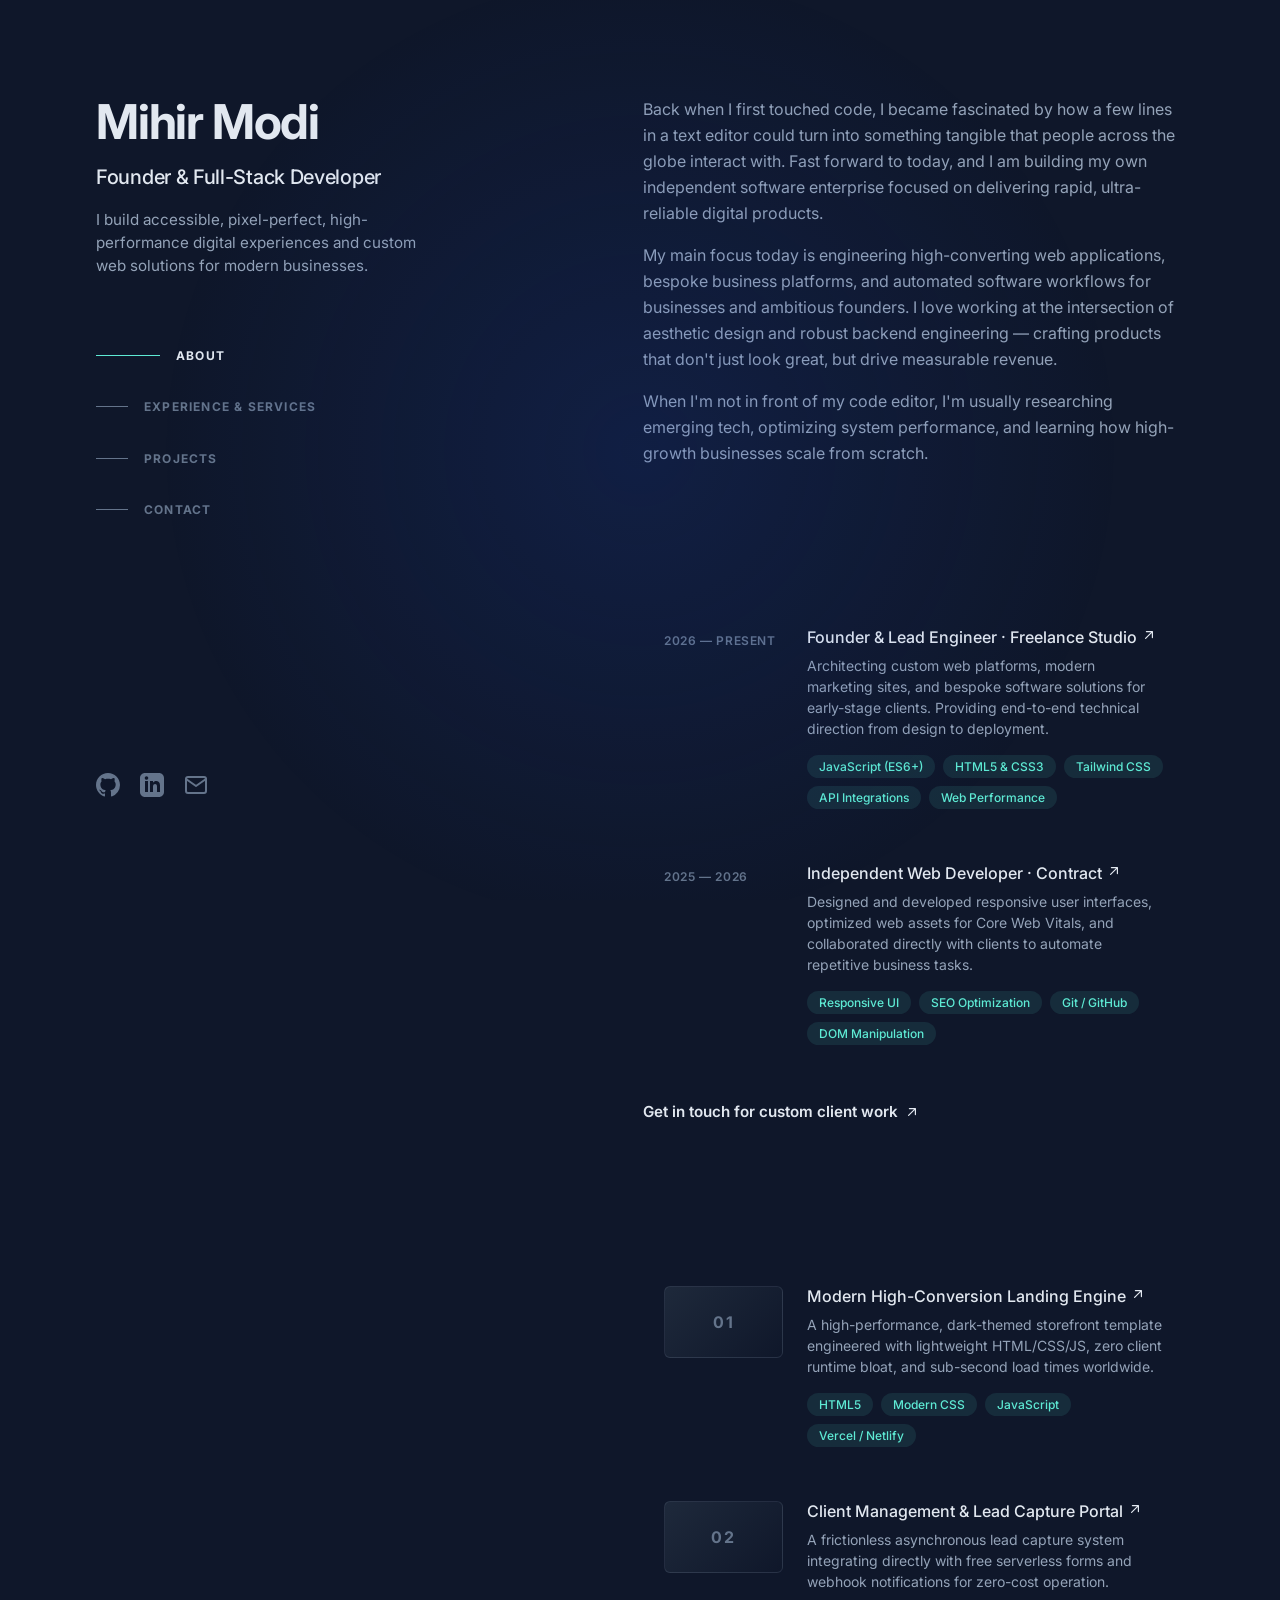
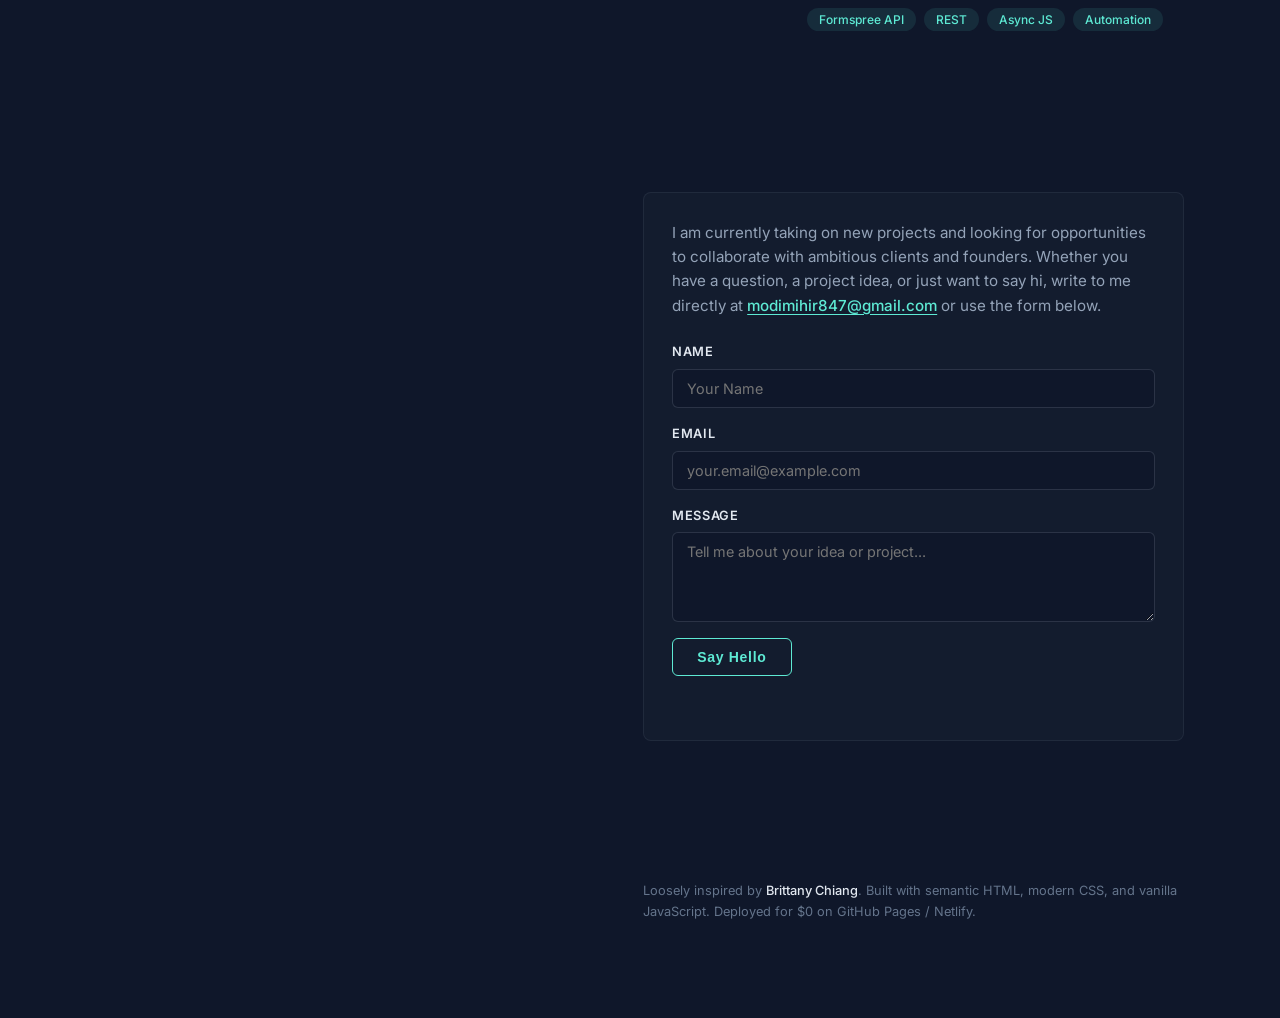
<file: index.html>
<!DOCTYPE html>
<html lang="en">
<head>
    <meta charset="UTF-8">
    <meta name="viewport" content="width=device-width, initial-scale=1.0">
    <title>Mihir Modi — Developer & Digital Solutions Portfolio</title>
    <meta name="description" content="Official portfolio of Mihir Modi. I build accessible, high-performance digital products and modern web solutions for businesses.">
    <meta name="author" content="Mihir Modi">
    <meta name="keywords" content="Mihir Modi, Mihir Modi portfolio, Mihir Modi developer, Mihir Modi software, full stack developer">
    <meta name="robots" content="index, follow">
    <meta name="google-site-verification" content="googleaf884530e393d7f9">
    <link rel="canonical" href="https://mihir236.github.io/">

    <!-- Open Graph for Social Sharing & Search Engines -->
    <meta property="og:title" content="Mihir Modi — Developer & Digital Solutions">
    <meta property="og:description" content="Official portfolio of Mihir Modi. Founder & Full-Stack Developer building high-performance web solutions.">
    <meta property="og:url" content="https://mihir236.github.io/">
    <meta property="og:type" content="website">
    
    <!-- Fonts -->
    <link rel="preconnect" href="https://fonts.googleapis.com">
    <link rel="preconnect" href="https://fonts.gstatic.com" crossorigin>
    <link href="https://fonts.googleapis.com/css2?family=Inter:wght@300;400;500;600;700&display=swap" rel="stylesheet">
    
    <link rel="stylesheet" href="style.css">
</head>
<body id="top">

    <!-- Interactive Cursor Glow (Tracks mouse like brittanychiang.com) -->
    <div class="pointer-glow" id="pointerGlow"></div>

    <div class="site-container">
        <!-- LEFT SIDE: Sticky Header & Navigation -->
        <header class="header">
            <div class="header-content">
                <div class="header-top">
                    <h1 class="name"><a href="#top">Mihir Modi</a></h1>
                    <h2 class="title">Founder & Full-Stack Developer</h2>
                    <p class="tagline">I build accessible, pixel-perfect, high-performance digital experiences and custom web solutions for modern businesses.</p>
                </div>

                <!-- Section Navigation with Animated Line Indicators -->
                <nav class="nav" aria-label="In-page jump links">
                    <ul class="nav-list">
                        <li>
                            <a class="nav-link active" href="#about">
                                <span class="nav-indicator"></span>
                                <span class="nav-text">ABOUT</span>
                            </a>
                        </li>
                        <li>
                            <a class="nav-link" href="#experience">
                                <span class="nav-indicator"></span>
                                <span class="nav-text">EXPERIENCE & SERVICES</span>
                            </a>
                        </li>
                        <li>
                            <a class="nav-link" href="#projects">
                                <span class="nav-indicator"></span>
                                <span class="nav-text">PROJECTS</span>
                            </a>
                        </li>
                        <li>
                            <a class="nav-link" href="#contact">
                                <span class="nav-indicator"></span>
                                <span class="nav-text">CONTACT</span>
                            </a>
                        </li>
                    </ul>
                </nav>

                <!-- Social Links -->
                <ul class="socials" aria-label="Social media">
                    <li class="social-item">
                        <a href="https://github.com/Mihir236" target="_blank" rel="noreferrer noopener" aria-label="GitHub (opens in a new tab)">
                            <svg xmlns="http://www.w3.org/2000/svg" viewBox="0 0 16 16" fill="currentColor" class="social-icon" aria-hidden="true">
                                <path d="M8 0C3.58 0 0 3.58 0 8c0 3.54 2.29 6.53 5.47 7.59.4.07.55-.17.55-.38 0-.19-.01-.82-.01-1.49-2.01.37-2.53-.49-2.69-.94-.09-.23-.48-.94-.82-1.13-.28-.15-.68-.52-.01-.53.63-.01 1.08.58 1.23.82.72 1.21 1.87.87 2.33.66.07-.52.28-.87.51-1.07-1.78-.2-3.64-.89-3.64-3.95 0-.87.31-1.59.82-2.15-.08-.2-.36-1.02.08-2.12 0 0 .67-.21 2.2.82.64-.18 1.32-.27 2-.27.68 0 1.36.09 2 .27 1.53-1.04 2.2-.82 2.2-.82.44 1.1.16 1.92.08 2.12.51.56.82 1.27.82 2.15 0 3.07-1.87 3.75-3.65 3.95.29.25.54.73.54 1.48 0 1.07-.01 1.93-.01 2.2 0 .21.15.46.55.38A8.013 8.013 0 0016 8c0-4.42-3.58-8-8-8z"></path>
                            </svg>
                        </a>
                    </li>
                    <li class="social-item">
                        <a href="https://www.linkedin.com/in/mihir-modi03/" target="_blank" rel="noreferrer noopener" aria-label="LinkedIn (opens in a new tab)">
                            <svg xmlns="http://www.w3.org/2000/svg" viewBox="0 0 24 24" fill="currentColor" class="social-icon" aria-hidden="true">
                                <path d="M19 0h-14c-2.761 0-5 2.239-5 5v14c0 2.761 2.239 5 5 5h14c2.762 0 5-2.239 5-5v-14c0-2.761-2.238-5-5-5zm-11 19h-3v-11h3v11zm-1.5-12.268c-.966 0-1.75-.79-1.75-1.764s.784-1.764 1.75-1.764 1.75.79 1.75 1.764-.783 1.764-1.75 1.764zm13.5 12.268h-3v-5.604c0-3.368-4-3.113-4 0v5.604h-3v-11h3v1.765c1.396-2.586 7-2.777 7 2.476v6.759z"/>
                            </svg>
                        </a>
                    </li>
                    <li class="social-item">
                        <a href="mailto:modimihir847@gmail.com" aria-label="Email me at modimihir847@gmail.com">
                            <svg xmlns="http://www.w3.org/2000/svg" viewBox="0 0 24 24" fill="none" stroke="currentColor" stroke-width="2" stroke-linecap="round" stroke-linejoin="round" class="social-icon">
                                <path d="M4 4h16c1.1 0 2 .9 2 2v12c0 1.1-.9 2-2 2H4c-1.1 0-2-.9-2-2V6c0-1.1.9-2 2-2z"></path>
                                <polyline points="22,6 12,13 2,6"></polyline>
                            </svg>
                        </a>
                    </li>
                </ul>
            </div>
        </header>

        <!-- RIGHT SIDE: Scrollable Content Stream -->
        <main class="main-content">
            
            <!-- ABOUT SECTION -->
            <section id="about" class="section" aria-label="About me">
                <div class="sticky-section-title">
                    <h2>ABOUT</h2>
                </div>
                <div class="about-paragraphs">
                    <p>
                        Back when I first touched code, I became fascinated by how a few lines in a text editor could turn into something tangible that people across the globe interact with. Fast forward to today, and I am building my own independent software enterprise focused on delivering rapid, ultra-reliable digital products.
                    </p>
                    <p>
                        My main focus today is engineering high-converting web applications, bespoke business platforms, and automated software workflows for businesses and ambitious founders. I love working at the intersection of aesthetic design and robust backend engineering — crafting products that don't just look great, but drive measurable revenue.
                    </p>
                    <p>
                        When I'm not in front of my code editor, I'm usually researching emerging tech, optimizing system performance, and learning how high-growth businesses scale from scratch.
                    </p>
                </div>
            </section>

            <!-- EXPERIENCE & SERVICES SECTION -->
            <section id="experience" class="section" aria-label="Experience & Services">
                <div class="sticky-section-title">
                    <h2>EXPERIENCE & SERVICES</h2>
                </div>

                <div class="card-list">
                    <!-- Item 1 -->
                    <div class="card">
                        <header class="card-time">2026 — PRESENT</header>
                        <div class="card-body">
                            <h3 class="card-title">
                                <a href="#contact" class="card-link" aria-label="Founder & Lead Consultant">
                                    <span>Founder & Lead Engineer · Freelance Studio
                                        <svg xmlns="http://www.w3.org/2000/svg" viewBox="0 0 20 20" fill="currentColor" class="arrow-icon" aria-hidden="true"><path fill-rule="evenodd" d="M5.22 14.78a.75.75 0 001.06 0l7.22-7.22v5.69a.75.75 0 001.5 0v-7.5a.75.75 0 00-.75-.75h-7.5a.75.75 0 000 1.5h5.69l-7.22 7.22a.75.75 0 000 1.06z" clip-rule="evenodd"></path></svg>
                                    </span>
                                </a>
                            </h3>
                            <p class="card-text">
                                Architecting custom web platforms, modern marketing sites, and bespoke software solutions for early-stage clients. Providing end-to-end technical direction from design to deployment.
                            </p>
                            <ul class="badge-list" aria-label="Technologies used">
                                <li class="badge">JavaScript (ES6+)</li>
                                <li class="badge">HTML5 & CSS3</li>
                                <li class="badge">Tailwind CSS</li>
                                <li class="badge">API Integrations</li>
                                <li class="badge">Web Performance</li>
                            </ul>
                        </div>
                    </div>

                    <!-- Item 2 -->
                    <div class="card">
                        <header class="card-time">2025 — 2026</header>
                        <div class="card-body">
                            <h3 class="card-title">
                                <a href="#projects" class="card-link" aria-label="Web Developer & Interface Designer">
                                    <span>Independent Web Developer · Contract
                                        <svg xmlns="http://www.w3.org/2000/svg" viewBox="0 0 20 20" fill="currentColor" class="arrow-icon" aria-hidden="true"><path fill-rule="evenodd" d="M5.22 14.78a.75.75 0 001.06 0l7.22-7.22v5.69a.75.75 0 001.5 0v-7.5a.75.75 0 00-.75-.75h-7.5a.75.75 0 000 1.5h5.69l-7.22 7.22a.75.75 0 000 1.06z" clip-rule="evenodd"></path></svg>
                                    </span>
                                </a>
                            </h3>
                            <p class="card-text">
                                Designed and developed responsive user interfaces, optimized web assets for Core Web Vitals, and collaborated directly with clients to automate repetitive business tasks.
                            </p>
                            <ul class="badge-list" aria-label="Technologies used">
                                <li class="badge">Responsive UI</li>
                                <li class="badge">SEO Optimization</li>
                                <li class="badge">Git / GitHub</li>
                                <li class="badge">DOM Manipulation</li>
                            </ul>
                        </div>
                    </div>
                </div>

                <div class="section-link-wrapper">
                    <a href="#contact" class="inline-arrow-link">
                        <span>Get in touch for custom client work</span>
                        <svg xmlns="http://www.w3.org/2000/svg" viewBox="0 0 20 20" fill="currentColor" class="arrow-icon" aria-hidden="true"><path fill-rule="evenodd" d="M5.22 14.78a.75.75 0 001.06 0l7.22-7.22v5.69a.75.75 0 001.5 0v-7.5a.75.75 0 00-.75-.75h-7.5a.75.75 0 000 1.5h5.69l-7.22 7.22a.75.75 0 000 1.06z" clip-rule="evenodd"></path></svg>
                    </a>
                </div>
            </section>

            <!-- PROJECTS SECTION -->
            <section id="projects" class="section" aria-label="Selected projects">
                <div class="sticky-section-title">
                    <h2>SELECTED PROJECTS</h2>
                </div>

                <div class="card-list">
                    <!-- Project 1 -->
                    <div class="card project-card">
                        <div class="project-thumb">
                            <div class="thumb-inner">01</div>
                        </div>
                        <div class="card-body">
                            <h3 class="card-title">
                                <a href="#contact" class="card-link" aria-label="SaaS Growth Landing Architecture">
                                    <span>Modern High-Conversion Landing Engine
                                        <svg xmlns="http://www.w3.org/2000/svg" viewBox="0 0 20 20" fill="currentColor" class="arrow-icon" aria-hidden="true"><path fill-rule="evenodd" d="M5.22 14.78a.75.75 0 001.06 0l7.22-7.22v5.69a.75.75 0 001.5 0v-7.5a.75.75 0 00-.75-.75h-7.5a.75.75 0 000 1.5h5.69l-7.22 7.22a.75.75 0 000 1.06z" clip-rule="evenodd"></path></svg>
                                    </span>
                                </a>
                            </h3>
                            <p class="card-text">
                                A high-performance, dark-themed storefront template engineered with lightweight HTML/CSS/JS, zero client runtime bloat, and sub-second load times worldwide.
                            </p>
                            <ul class="badge-list" aria-label="Technologies used">
                                <li class="badge">HTML5</li>
                                <li class="badge">Modern CSS</li>
                                <li class="badge">JavaScript</li>
                                <li class="badge">Vercel / Netlify</li>
                            </ul>
                        </div>
                    </div>

                    <!-- Project 2 -->
                    <div class="card project-card">
                        <div class="project-thumb">
                            <div class="thumb-inner">02</div>
                        </div>
                        <div class="card-body">
                            <h3 class="card-title">
                                <a href="#contact" class="card-link" aria-label="Client Portal & Invoicing Dashboard">
                                    <span>Client Management & Lead Capture Portal
                                        <svg xmlns="http://www.w3.org/2000/svg" viewBox="0 0 20 20" fill="currentColor" class="arrow-icon" aria-hidden="true"><path fill-rule="evenodd" d="M5.22 14.78a.75.75 0 001.06 0l7.22-7.22v5.69a.75.75 0 001.5 0v-7.5a.75.75 0 00-.75-.75h-7.5a.75.75 0 000 1.5h5.69l-7.22 7.22a.75.75 0 000 1.06z" clip-rule="evenodd"></path></svg>
                                    </span>
                                </a>
                            </h3>
                            <p class="card-text">
                                A frictionless asynchronous lead capture system integrating directly with free serverless forms and webhook notifications for zero-cost operation.
                            </p>
                            <ul class="badge-list" aria-label="Technologies used">
                                <li class="badge">Formspree API</li>
                                <li class="badge">REST</li>
                                <li class="badge">Async JS</li>
                                <li class="badge">Automation</li>
                            </ul>
                        </div>
                    </div>
                </div>
            </section>

            <!-- CONTACT SECTION -->
            <section id="contact" class="section" aria-label="Contact">
                <div class="sticky-section-title">
                    <h2>GET IN TOUCH</h2>
                </div>

                <div class="contact-card">
                    <p class="contact-lead">
                        I am currently taking on new projects and looking for opportunities to collaborate with ambitious clients and founders. Whether you have a question, a project idea, or just want to say hi, write to me directly at <a href="mailto:modimihir847@gmail.com" class="direct-email-link">modimihir847@gmail.com</a> or use the form below.
                    </p>

                    <form id="contactForm" class="contact-form" action="https://formspree.io/f/YOUR_FORM_ID" method="POST">
                        <div class="form-group">
                            <label for="name">Name</label>
                            <input type="text" id="name" name="name" placeholder="Your Name" required>
                        </div>
                        <div class="form-group">
                            <label for="email">Email</label>
                            <input type="email" id="email" name="email" placeholder="your.email@example.com" required>
                        </div>
                        <div class="form-group">
                            <label for="message">Message</label>
                            <textarea id="message" name="message" rows="4" placeholder="Tell me about your idea or project..." required></textarea>
                        </div>
                        <button type="submit" class="submit-btn">Say Hello</button>
                        <p id="formStatus" class="form-status"></p>
                    </form>
                </div>
            </section>

            <!-- FOOTER -->
            <footer class="site-footer">
                <p>
                    Loosely inspired by <a href="https://brittanychiang.com" target="_blank" rel="noreferrer noopener" class="footer-link">Brittany Chiang</a>. Built with semantic HTML, modern CSS, and vanilla JavaScript. Deployed for $0 on GitHub Pages / Netlify.
                </p>
            </footer>

        </main>
    </div>

    <script src="script.js"></script>
</body>
</html>
</file>
<file: style.css>
/* ==========================================================================
   Brittany Chiang-Inspired Minimalist Portfolio Theme
   Palette: Slate-900 / Teal-300 / Inter Typography
   ========================================================================== */

:root {
    --bg: #0f172a;               /* slate-900 */
    --text-primary: #e2e8f0;     /* slate-200 */
    --text-secondary: #94a3b8;   /* slate-400 */
    --text-muted: #64748b;       /* slate-500 */
    --teal: #5eead4;             /* teal-300 */
    --teal-tint: rgba(94, 234, 212, 0.1);
    --card-hover-bg: rgba(30, 41, 59, 0.5); /* slate-800/50 */
    --font: 'Inter', -apple-system, BlinkMacSystemFont, "Segoe UI", Roboto, sans-serif;
    --transition: all 0.2s cubic-bezier(0.4, 0, 0.2, 1);
}

/* Reset & Basics */
*, *::before, *::after {
    box-sizing: border-box;
    margin: 0;
    padding: 0;
}

html {
    scroll-behavior: smooth;
}

body {
    background-color: var(--bg);
    color: var(--text-secondary);
    font-family: var(--font);
    font-size: 1rem;
    line-height: 1.625;
    -webkit-font-smoothing: antialiased;
    -moz-osx-font-smoothing: grayscale;
    overflow-x: hidden;
    position: relative;
}

/* Interactive Cursor Glow */
.pointer-glow {
    position: fixed;
    top: 0;
    left: 0;
    width: 100vw;
    height: 100vh;
    pointer-events: none;
    z-index: 30;
    background: radial-gradient(
        600px circle at var(--x, 50vw) var(--y, 50vh),
        rgba(29, 78, 216, 0.15),
        transparent 80%
    );
    transition: opacity 0.3s ease;
}

/* Site Layout (Two Columns on Desktop) */
.site-container {
    max-width: 1280px;
    margin: 0 auto;
    min-height: 100vh;
    padding: 0 24px;
}

@media (min-width: 1024px) {
    .site-container {
        display: flex;
        justify-content: space-between;
        gap: 48px;
        padding: 0 96px;
    }
}

/* --------------------------------------------------------------------------
   LEFT COLUMN: Header & Sticky Nav
   -------------------------------------------------------------------------- */
.header {
    padding-top: 48px;
    padding-bottom: 48px;
}

@media (min-width: 1024px) {
    .header {
        position: sticky;
        top: 0;
        display: flex;
        max-height: 100vh;
        width: 48%;
        flex-direction: column;
        justify-content: space-between;
        padding-top: 96px;
        padding-bottom: 96px;
    }
}

.header-content {
    display: flex;
    flex-direction: column;
    height: 100%;
}

@media (min-width: 1024px) {
    .header-content {
        justify-content: space-between;
    }
}

.name {
    font-size: clamp(2.4rem, 5vw, 3rem);
    font-weight: 700;
    letter-spacing: -0.025em;
    color: var(--text-primary);
    line-height: 1.1;
}

.name a {
    color: inherit;
    text-decoration: none;
}

.title {
    margin-top: 12px;
    font-size: clamp(1.1rem, 2vw, 1.25rem);
    font-weight: 500;
    color: var(--text-primary);
    letter-spacing: -0.015em;
}

.tagline {
    margin-top: 16px;
    max-width: 320px;
    font-size: 0.95rem;
    color: var(--text-secondary);
    line-height: 1.5;
}

/* Nav Menu */
.nav {
    display: none;
}

@media (min-width: 1024px) {
    .nav {
        display: block;
        margin-top: 60px;
        margin-bottom: auto;
    }
}

.nav-list {
    list-style: none;
    display: flex;
    flex-direction: column;
    gap: 16px;
    width: max-content;
}

.nav-link {
    display: flex;
    align-items: center;
    gap: 16px;
    padding: 8px 0;
    text-decoration: none;
    color: var(--text-muted);
    font-size: 0.75rem;
    font-weight: 700;
    letter-spacing: 0.1em;
    transition: var(--transition);
}

.nav-indicator {
    display: inline-block;
    height: 1px;
    width: 32px;
    background-color: var(--text-muted);
    transition: width 0.2s ease, background-color 0.2s ease;
}

.nav-link:hover,
.nav-link.active {
    color: var(--text-primary);
}

.nav-link:hover .nav-indicator,
.nav-link.active .nav-indicator {
    width: 64px;
    background-color: var(--text-primary);
}

.nav-link.active .nav-indicator {
    background-color: var(--teal);
}

.nav-link.active .nav-text {
    color: var(--text-primary);
}

/* Socials */
.socials {
    display: flex;
    align-items: center;
    gap: 20px;
    list-style: none;
    margin-top: 32px;
}

@media (min-width: 1024px) {
    .socials {
        margin-top: 0;
    }
}

.social-item a {
    display: block;
    color: var(--text-muted);
    transition: var(--transition);
}

.social-item a:hover {
    color: var(--text-primary);
    transform: translateY(-2px);
}

.social-icon {
    width: 24px;
    height: 24px;
}

/* --------------------------------------------------------------------------
   RIGHT COLUMN: Main Content
   -------------------------------------------------------------------------- */
.main-content {
    padding-bottom: 96px;
}

@media (min-width: 1024px) {
    .main-content {
        width: 52%;
        padding-top: 96px;
    }
}

.section {
    margin-bottom: 96px;
}

@media (min-width: 1024px) {
    .section {
        margin-bottom: 140px;
    }
}

/* Sticky mobile section titles */
.sticky-section-title {
    position: sticky;
    top: 0;
    z-index: 20;
    margin-left: -24px;
    margin-right: -24px;
    padding: 16px 24px;
    background-color: rgba(15, 23, 42, 0.75);
    backdrop-filter: blur(8px);
    margin-bottom: 24px;
}

@media (min-width: 1024px) {
    .sticky-section-title {
        display: none;
    }
}

.sticky-section-title h2 {
    font-size: 0.875rem;
    font-weight: 700;
    letter-spacing: 0.1em;
    color: var(--text-primary);
}

/* About Section */
.about-paragraphs {
    display: flex;
    flex-direction: column;
    gap: 16px;
    font-size: 1rem;
    line-height: 1.625;
}

.about-paragraphs p {
    color: var(--text-secondary);
}

/* Card Lists & Cards */
.card-list {
    display: flex;
    flex-direction: column;
    gap: 12px;
}

.card {
    position: relative;
    display: grid;
    grid-template-columns: 1fr;
    gap: 16px;
    padding: 20px;
    border-radius: 8px;
    border: 1px solid transparent;
    transition: var(--transition);
}

@media (min-width: 640px) {
    .card {
        grid-template-columns: 1fr 3fr;
        gap: 24px;
    }
}

.card:hover {
    background-color: var(--card-hover-bg);
    border-color: rgba(148, 163, 184, 0.1);
    box-shadow: 0 10px 30px -15px rgba(2, 6, 23, 0.7);
}

.card-time {
    font-size: 0.75rem;
    font-weight: 600;
    letter-spacing: 0.05em;
    color: var(--text-muted);
    margin-top: 4px;
    text-transform: uppercase;
}

.card-body {
    display: flex;
    flex-direction: column;
    gap: 8px;
}

.card-title {
    font-size: 1rem;
    font-weight: 500;
    line-height: 1.25;
    color: var(--text-primary);
}

.card-link {
    color: inherit;
    text-decoration: none;
}

.card-link span {
    display: inline-flex;
    align-items: baseline;
    gap: 4px;
}

.card:hover .card-title {
    color: var(--teal);
}

.arrow-icon {
    display: inline-block;
    width: 16px;
    height: 16px;
    transition: transform 0.2s ease;
}

.card:hover .arrow-icon {
    transform: translate(4px, -4px);
    color: var(--teal);
}

.card-text {
    font-size: 0.875rem;
    color: var(--text-secondary);
    line-height: 1.5;
}

/* Badges / Tech Pills */
.badge-list {
    display: flex;
    flex-wrap: wrap;
    gap: 8px;
    list-style: none;
    margin-top: 8px;
}

.badge {
    display: inline-flex;
    align-items: center;
    padding: 4px 12px;
    background-color: var(--teal-tint);
    color: var(--teal);
    font-size: 0.75rem;
    font-weight: 500;
    border-radius: 9999px;
    line-height: 1.25;
}

/* Project Cards Specifics */
.project-thumb {
    width: 100%;
    height: 72px;
    background: linear-gradient(135deg, #1e293b, #0f172a);
    border: 1px solid rgba(148, 163, 184, 0.15);
    border-radius: 6px;
    display: flex;
    align-items: center;
    justify-content: center;
}

.thumb-inner {
    font-size: 1rem;
    font-weight: 700;
    color: var(--text-muted);
    letter-spacing: 0.1em;
}

.section-link-wrapper {
    margin-top: 32px;
}

.inline-arrow-link {
    display: inline-flex;
    align-items: center;
    gap: 6px;
    font-size: 0.95rem;
    font-weight: 600;
    color: var(--text-primary);
    text-decoration: none;
    transition: var(--transition);
}

.inline-arrow-link:hover {
    color: var(--teal);
}

.inline-arrow-link:hover .arrow-icon {
    transform: translate(4px, -4px);
}

/* Contact Card & Form */
.contact-card {
    background: rgba(30, 41, 59, 0.3);
    border: 1px solid rgba(148, 163, 184, 0.1);
    border-radius: 8px;
    padding: 28px;
}

.contact-lead {
    font-size: 0.95rem;
    margin-bottom: 24px;
    line-height: 1.6;
}

.direct-email-link {
    color: var(--teal);
    font-weight: 500;
    text-decoration: underline;
    text-underline-offset: 3px;
    transition: var(--transition);
}

.direct-email-link:hover {
    color: var(--text-primary);
}

.contact-form {
    display: flex;
    flex-direction: column;
    gap: 16px;
}

.form-group {
    display: flex;
    flex-direction: column;
    gap: 6px;
}

.form-group label {
    font-size: 0.8rem;
    font-weight: 600;
    color: var(--text-primary);
    text-transform: uppercase;
    letter-spacing: 0.05em;
}

.form-group input,
.form-group textarea {
    background-color: rgba(15, 23, 42, 0.8);
    border: 1px solid rgba(148, 163, 184, 0.2);
    border-radius: 6px;
    padding: 10px 14px;
    color: var(--text-primary);
    font-family: inherit;
    font-size: 0.9rem;
    transition: var(--transition);
}

.form-group input:focus,
.form-group textarea:focus {
    outline: none;
    border-color: var(--teal);
    box-shadow: 0 0 0 2px var(--teal-tint);
}

.submit-btn {
    align-self: flex-start;
    padding: 10px 24px;
    background: transparent;
    color: var(--teal);
    border: 1px solid var(--teal);
    border-radius: 6px;
    font-size: 0.875rem;
    font-weight: 600;
    letter-spacing: 0.05em;
    cursor: pointer;
    transition: var(--transition);
}

.submit-btn:hover {
    background-color: var(--teal-tint);
    transform: translateY(-2px);
}

.form-status {
    font-size: 0.85rem;
    min-height: 20px;
}

/* Footer */
.site-footer {
    font-size: 0.8rem;
    color: var(--text-muted);
    line-height: 1.6;
}

.footer-link {
    color: var(--text-primary);
    text-decoration: none;
    font-weight: 500;
    transition: var(--transition);
}

.footer-link:hover {
    color: var(--teal);
}
</file>
